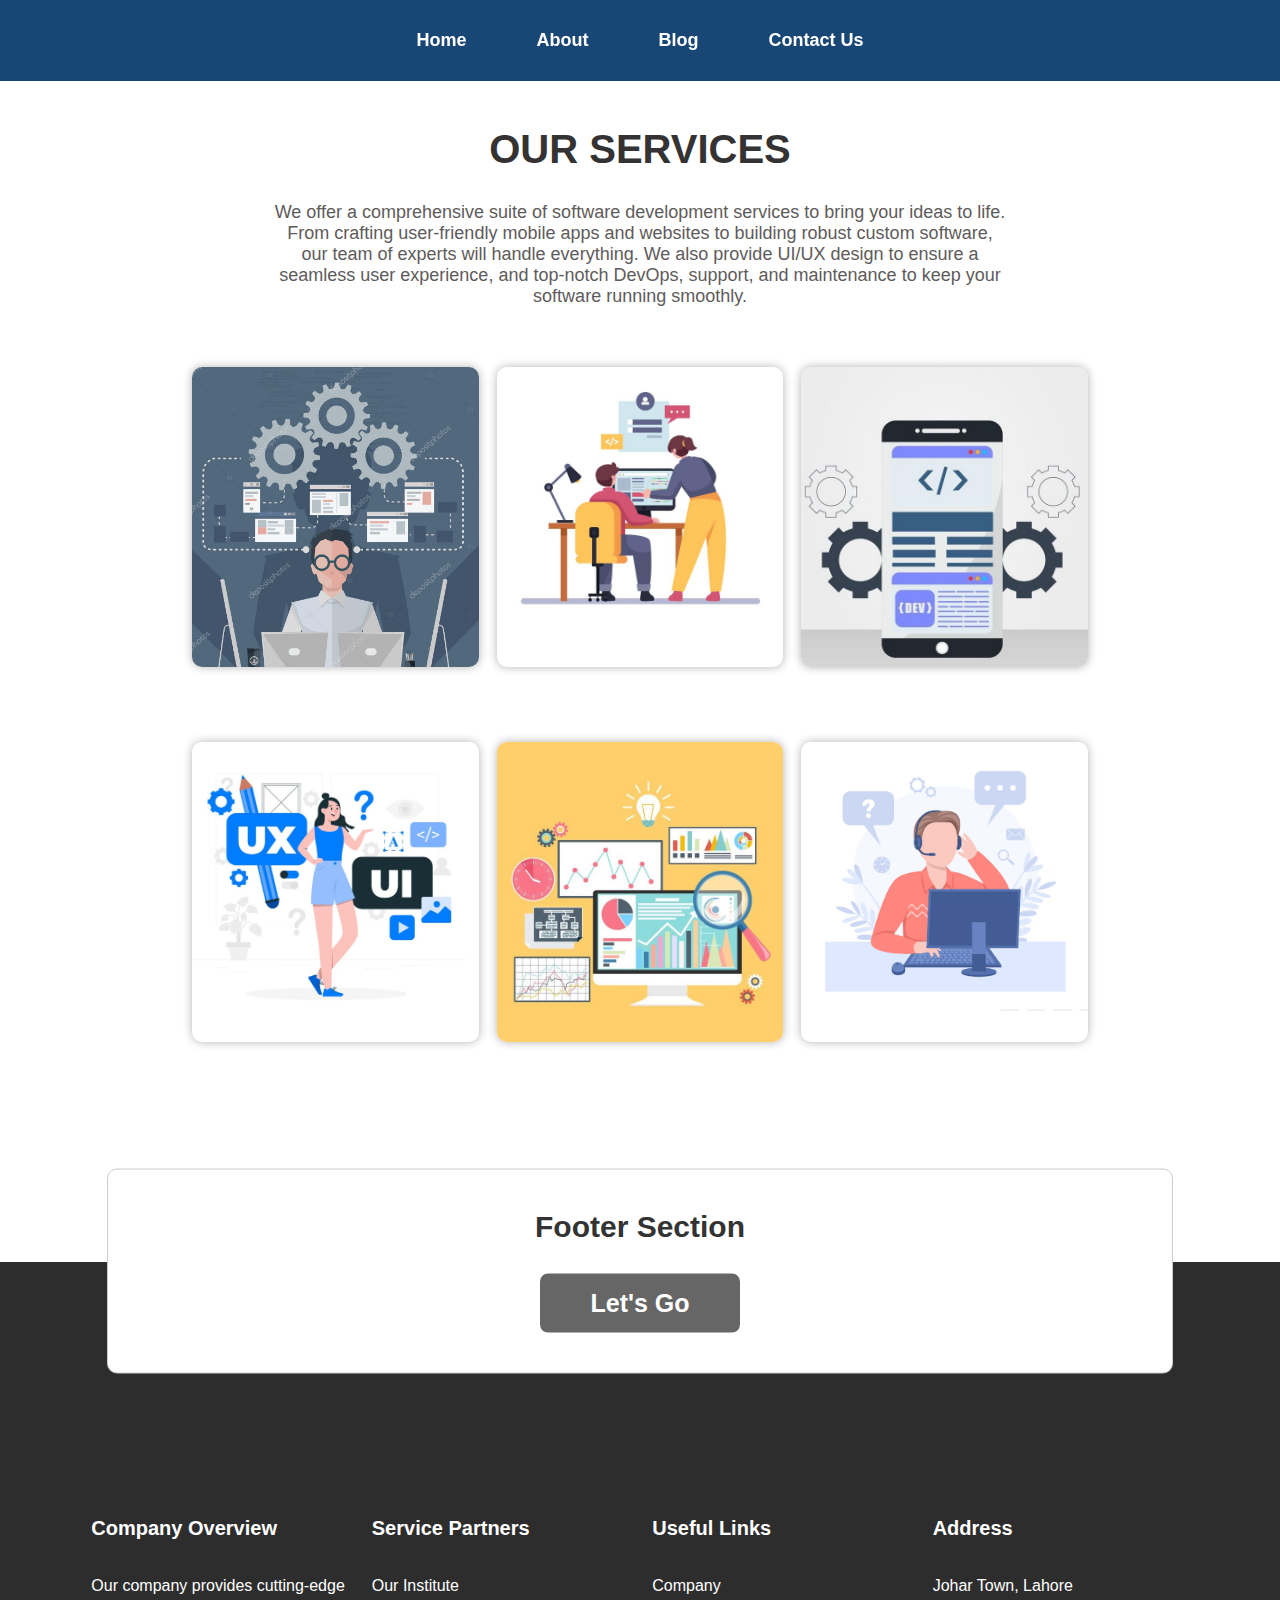
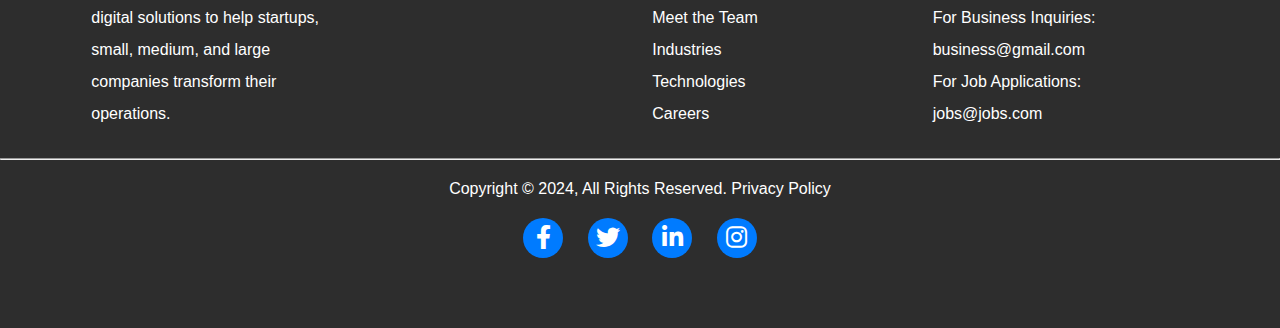
<file: WD_01/index.html>
<!DOCTYPE html>
<html lang="en">

<head>
    <meta charset="UTF-8">
    <meta name="viewport" content="width=device-width, initial-scale=1.0">
    <title>Home Page</title>
    <link rel="stylesheet" href="styles.css">

    <link rel="stylesheet" href="https://cdnjs.cloudflare.com/ajax/libs/font-awesome/6.0.0-beta3/css/all.min.css">
</head>

<body>

    <div w3-include-html="nav.html"></div>

    <!-- OUR SERVICES START HERE-->
    <section class="campus" style="margin-top: 60px;">

        <!-- OUR SERVICES TEXT STARTS -->
        <h1 style="text-align: center; margin-bottom: 30px; color: rgb(52, 50, 50); font-size: 40px; font-weight:bold;">
            OUR SERVICES</h1>
        <p
            style="text-align: center; padding-left: 80px; padding-right: 80px; font-size: 18px; color: rgb(96, 91, 91); font-size: 18px; font-weight: light; margin-bottom: 60px;">
            We offer a comprehensive suite of software development services to bring your ideas to life. From crafting
            user-friendly mobile apps and websites to building robust custom software, our team of experts will handle
            everything. We also provide UI/UX design to ensure a seamless user experience, and top-notch DevOps,
            support, and maintenance to keep your software running smoothly.</p>
        <!-- OUR SERVICES TEXT ENDS HERE -->

        <div class="row">
            <div class="servicesCol">
                <img src="assets/swdev.PNG" alt="">

                <div class="layer">
                    <p>SOFTWARE <br>DEVELOPMENT</p>
                </div>
            </div>

            <div class="servicesCol">
                <img src="assets/web2.PNG" alt="">
                <div class="layer">
                    <p>WEBSITE <br> DEVELOPMENT</p>
                </div>
            </div>

            <div class="servicesCol">
                <img src="assets/app2.jpeg" alt="">
                <div class="layer">
                    <p>MOBILE APP <br> DEVELOPMENT</p>
                </div>
            </div>
        </div>
        <!-- First row ends here -->

        <!-- Second Row STARTS -->
        <div class="row">
            <div class="servicesCol">
                <img src="assets/uiux1.PNG" alt="">
                <div class="layer">
                    <p>UI/UX <br>DESIGN</p>
                </div>
            </div>

            <div class="servicesCol">
                <img src="assets/devops.jpeg" alt="">
                <div class="layer">
                    <p>DEVOPS</p>
                </div>
            </div>

            <div class="servicesCol">
                <img src="assets/support.PNG" alt="">
                <div class="layer">
                    <p>SUPPORT<br> & <br> MAINTENANCE</p>
                </div>
            </div>
        </div>
        <!-- Second Row ENDS here-->
    </section>
    <!-- OUR SERVICES SECTION ENDS HERE -->


    <!-- INCLUDE FOOTER-->
    <div w3-include-html="footer.html"></div>


    <script src="script.js"></script>
</body>

</html>
</file>
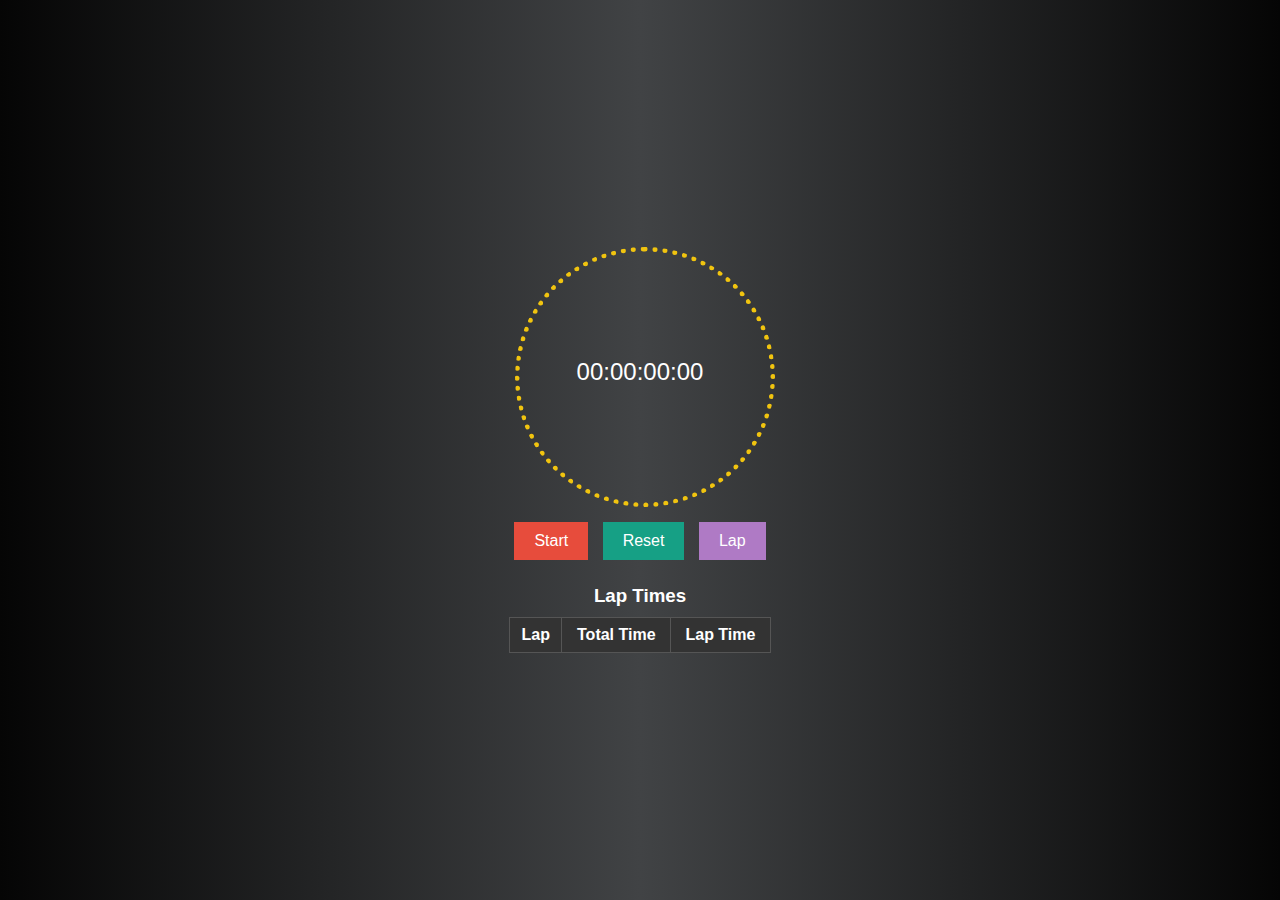
<file: WD_02/index.html>
<!DOCTYPE html>
<html lang="en">
<head>
    <meta charset="UTF-8">
    <meta name="viewport" content="width=device-width, initial-scale=1.0">
    <title>Cute Stopwatch</title>
    <link rel="stylesheet" href="styles.css">
</head>
<body>
    <div class="stopwatch">
        <div class="circle-container">
            <div class="circle"></div>
            <div class="time-display">
                <span id="hours">00</span>:<span id="minutes">00</span>:<span id="seconds">00</span>:<span id="milliseconds">00</span>
            </div>
        </div>
        <div class="controls">
            <button id="start-stop">Start</button>
            <button id="reset">Reset</button>
            <button id="lap">Lap</button>
        </div>
        <div class="laps">
            <h3>Lap Times</h3>
            <table>
                <thead>
                    <tr>
                        <th>Lap</th>
                        <th>Total Time</th>
                        <th>Lap Time</th>
                    </tr>
                </thead>
                <tbody id="laps-list"></tbody>
            </table>
        </div>
    </div>
    <script src="script.js"></script>
</body>
</html>
</file>
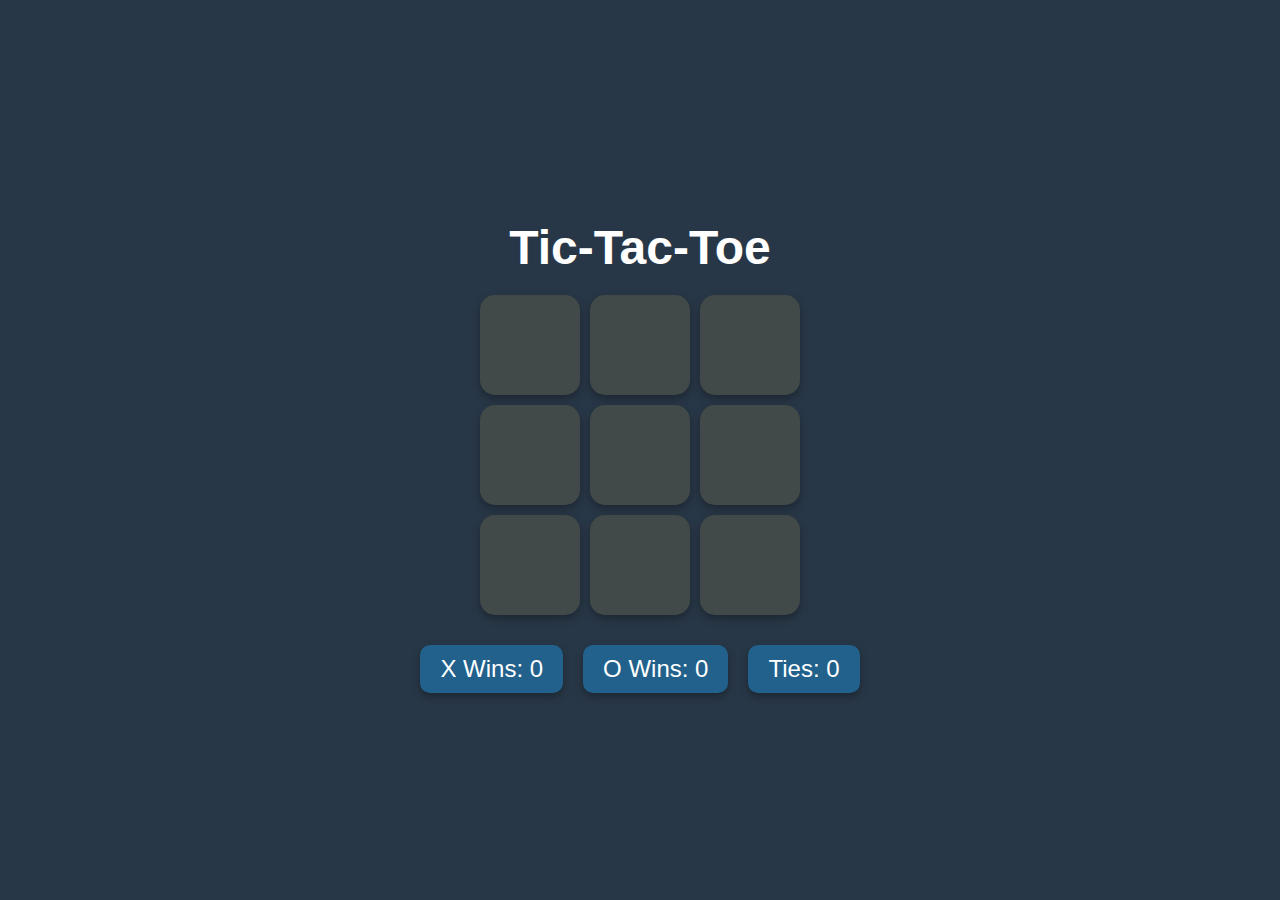
<file: WD_03/index.html>
<!DOCTYPE html>
<html lang="en">
<head>
    <meta charset="UTF-8">
    <meta name="viewport" content="width=device-width, initial-scale=1.0">
    <title>Tic-Tac-Toe</title>
    <link rel="stylesheet" href="styles.css">
</head>
<body>
    <div class="container">
        <h1>Tic-Tac-Toe</h1>
        <div id="board" class="board">
            <div class="cell" data-cell></div>
            <div class="cell" data-cell></div>
            <div class="cell" data-cell></div>
            <div class="cell" data-cell></div>
            <div class="cell" data-cell></div>
            <div class="cell" data-cell></div>
            <div class="cell" data-cell></div>
            <div class="cell" data-cell></div>
            <div class="cell" data-cell></div>
        </div>
        <div class="scoreboard">
            <div class="score">X Wins: <span id="xWins">0</span></div>
            <div class="score">O Wins: <span id="oWins">0</span></div>
            <div class="score">Ties: <span id="ties">0</span></div>
        </div>
        <div class="winning-message" id="winningMessage">
            <div id="winningMessageText"></div>
            <button id="restartButton">Restart</button>
        </div>
    </div>
    <script src="script.js"></script>
</body>
</html>
</file>
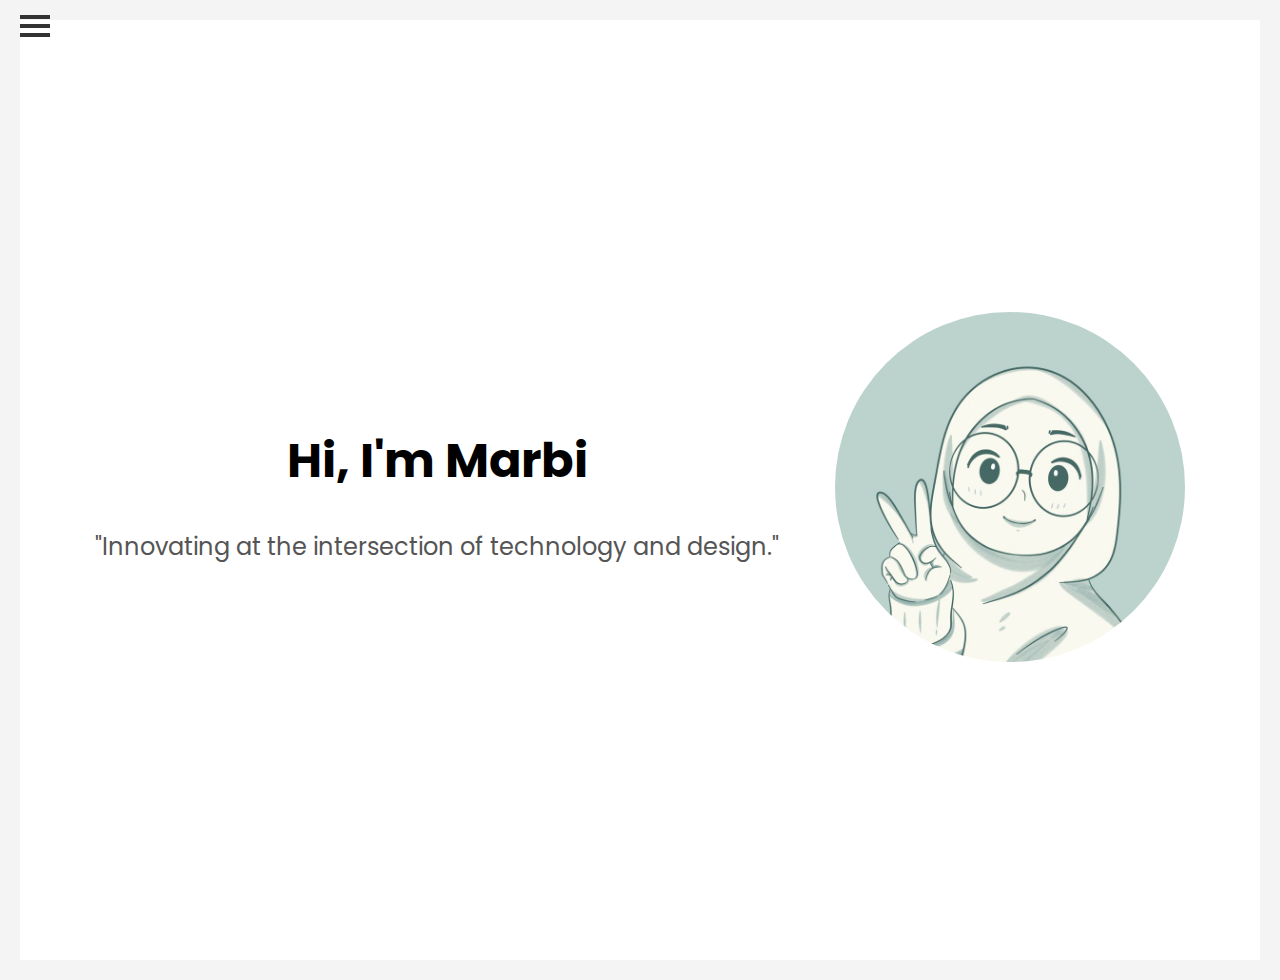
<file: WD_04/index.html>
<!DOCTYPE html>
<html lang="en">
<head>
    <meta charset="UTF-8">
    <meta name="viewport" content="width=device-width, initial-scale=1.0">
    <title>Marbia Sohail | Portfolio</title>
    <link rel="stylesheet" href="style.css">
    <link href="https://fonts.googleapis.com/css2?family=Poppins:wght@300;400;600&display=swap" rel="stylesheet">
</head>
<body>
    <div class="container">
        <header>
            <div class="menu-icon" onclick="toggleMenu()">
                <div class="line"></div>
                <div class="line"></div>
                <div class="line"></div>
            </div>
        </header>
        <nav id="side-menu" class="side-menu">
            <ul>
                <li><a href="skills.html">Skills</a></li>
                <li><a href="services.html">Services</a></li>
                <li><a href="contact.html">Contact Me</a></li>
            </ul>
        </nav>
        <section id="home">
            <div class="intro">
                <h1>Hi, I'm <span id="typing"></span></h1>
                <p>"Innovating at the intersection of technology and design."</p>
            </div>
            <div class="profile-pic">
                <img src="images/profile.jpeg" alt="Marbia Sohail">
            </div>
        </section>
    </div>
    <script src="script.js"></script>
</body>
</html>
</file>
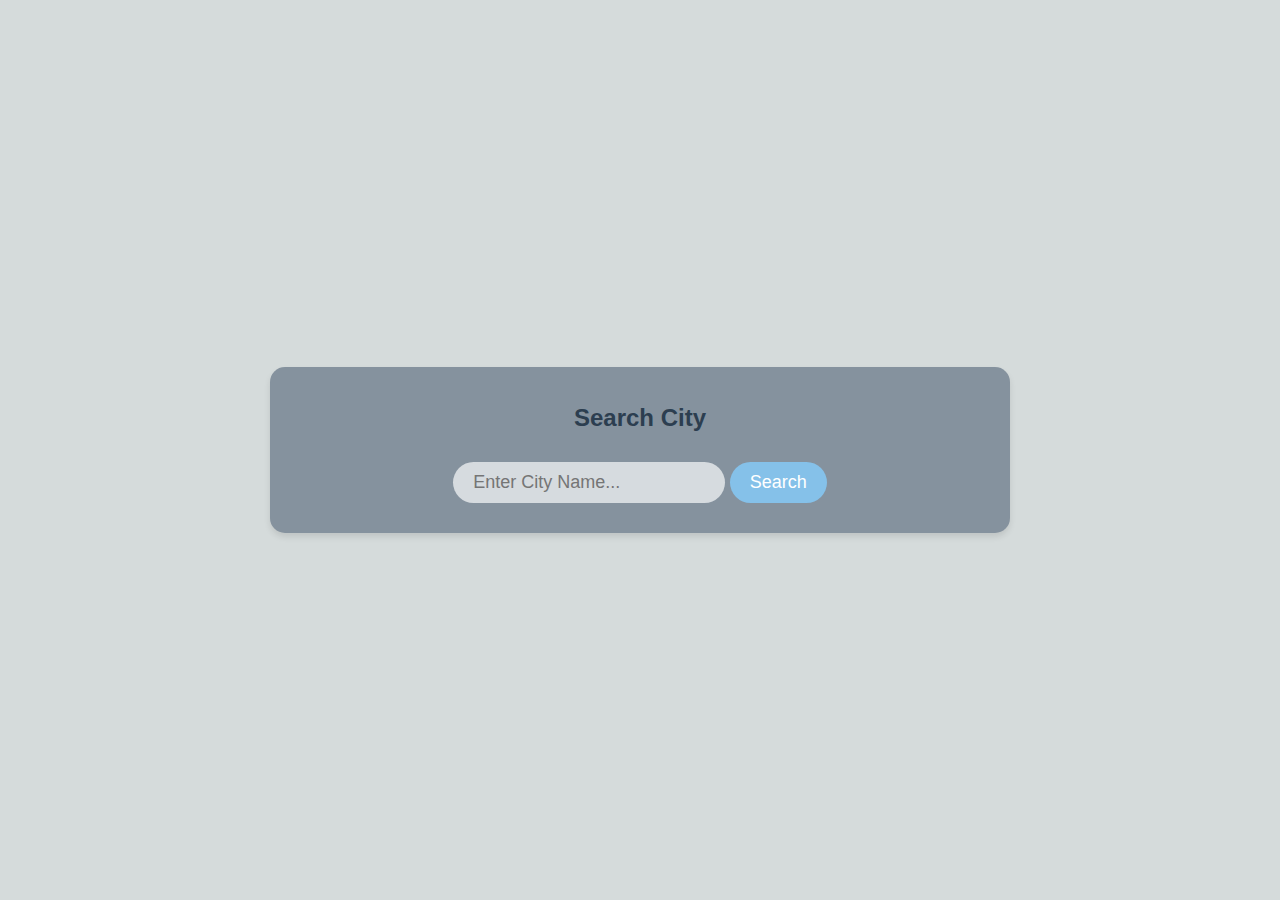
<file: WD_05/index.html>
<!DOCTYPE html>
<html lang="en">
<head>
    <meta charset="UTF-8">
    <meta name="viewport" content="width=device-width, initial-scale=1.0">
    <title>Weather App</title>
    <link rel="stylesheet" href="style.css">
</head>
<body class="light-mode">
    <div id="app">
        <h1 class="weather-title">Search City</h1>
        <input type="text" id="city-input" placeholder="Enter City Name...">
        <button id="search-btn">Search</button>
    </div>
    <script src="script.js"></script>
</body>
</html>
</file>
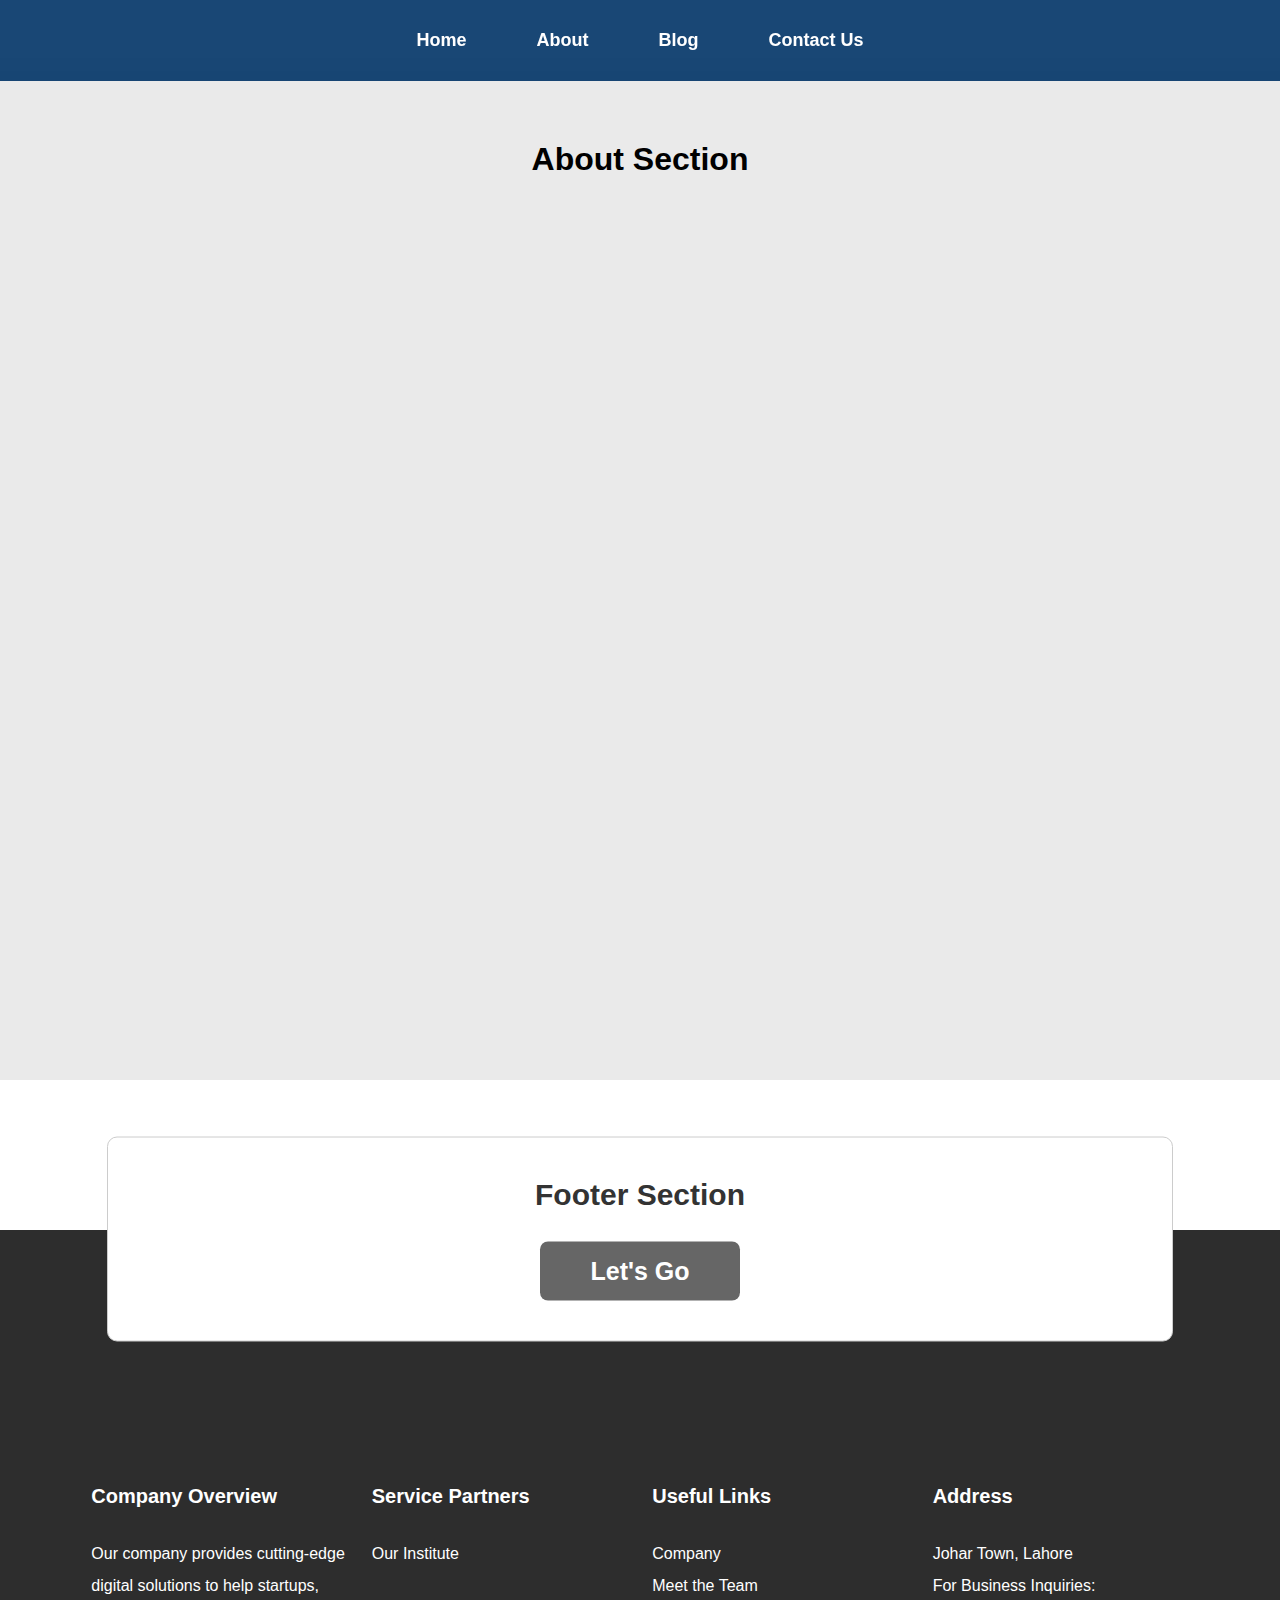
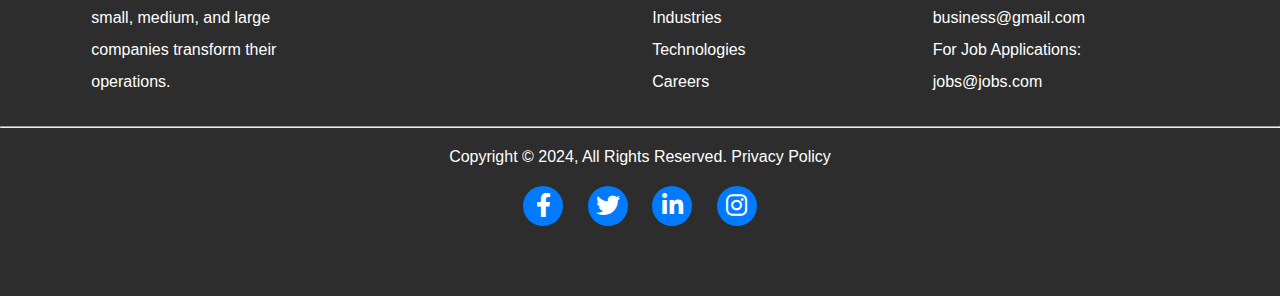
<file: WD_01/about.html>
<!DOCTYPE html>
<html lang="en">

<head>
    <meta charset="UTF-8">
    <meta name="viewport" content="width=device-width, initial-scale=1.0">
    <title>About Page</title>
    <link rel="stylesheet" href="styles.css">

    <link rel="stylesheet" href="https://cdnjs.cloudflare.com/ajax/libs/font-awesome/6.0.0-beta3/css/all.min.css">

</head>

<body>

    <div w3-include-html="nav.html"></div>

    <div id="content">
        <center>
            <section id="about">
                <h1>About Section</h1>
            </section>
        </center>
    </div>


    <div w3-include-html="footer.html"></div>

    <script src="script.js"></script>
</body>

</html>
</file>
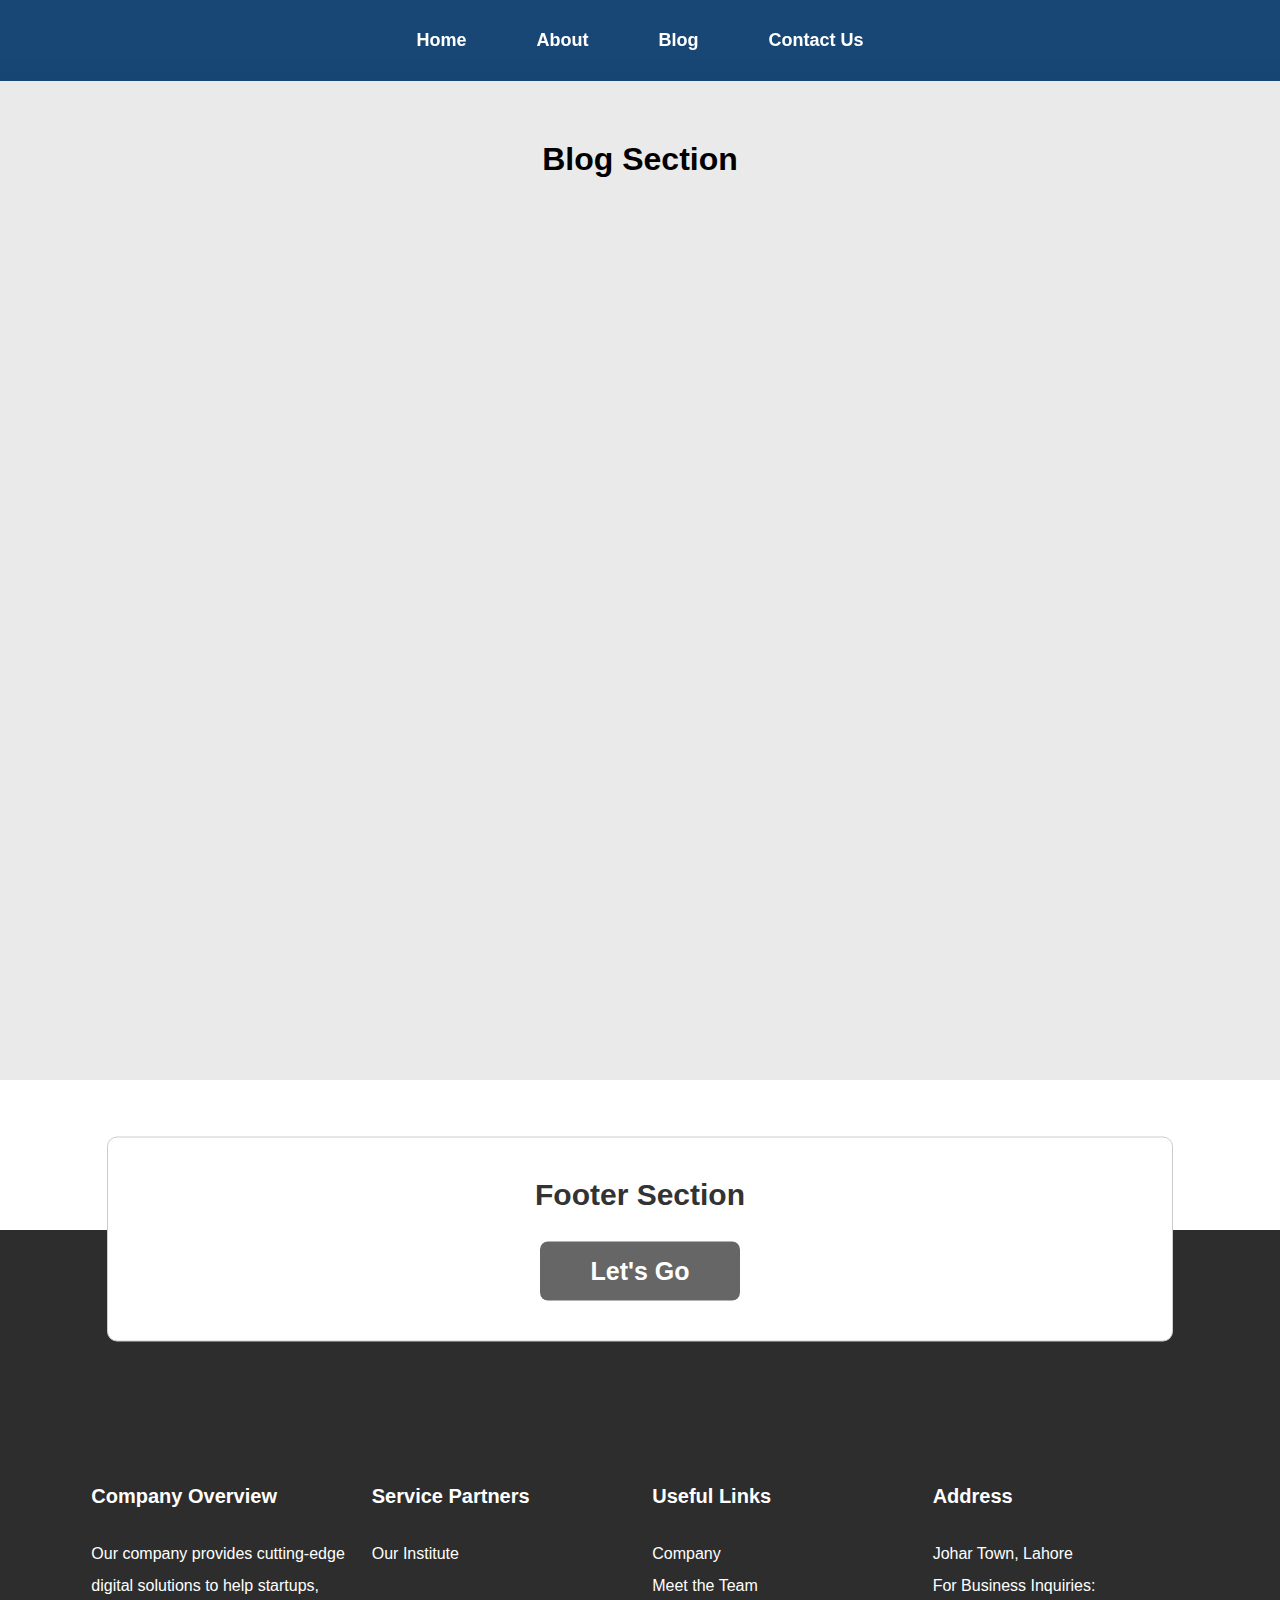
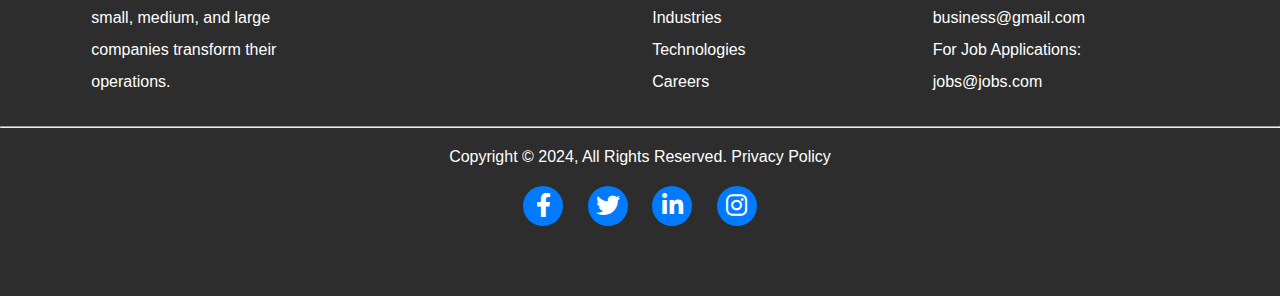
<file: WD_01/blog.html>
<!DOCTYPE html>
<html lang="en">

<head>
    <meta charset="UTF-8">
    <meta name="viewport" content="width=device-width, initial-scale=1.0">
    <title>Blog Page</title>
    <link rel="stylesheet" href="styles.css">

    <link rel="stylesheet" href="https://cdnjs.cloudflare.com/ajax/libs/font-awesome/6.0.0-beta3/css/all.min.css">

</head>

<body>

    <div w3-include-html="nav.html"></div>

    <div id="content">
        <center>
            <section id="about">
                <h1>Blog Section</h1>
            </section>
        </center>
    </div>


    <div w3-include-html="footer.html"></div>

    <script src="script.js"></script>
</body>

</html>
</file>
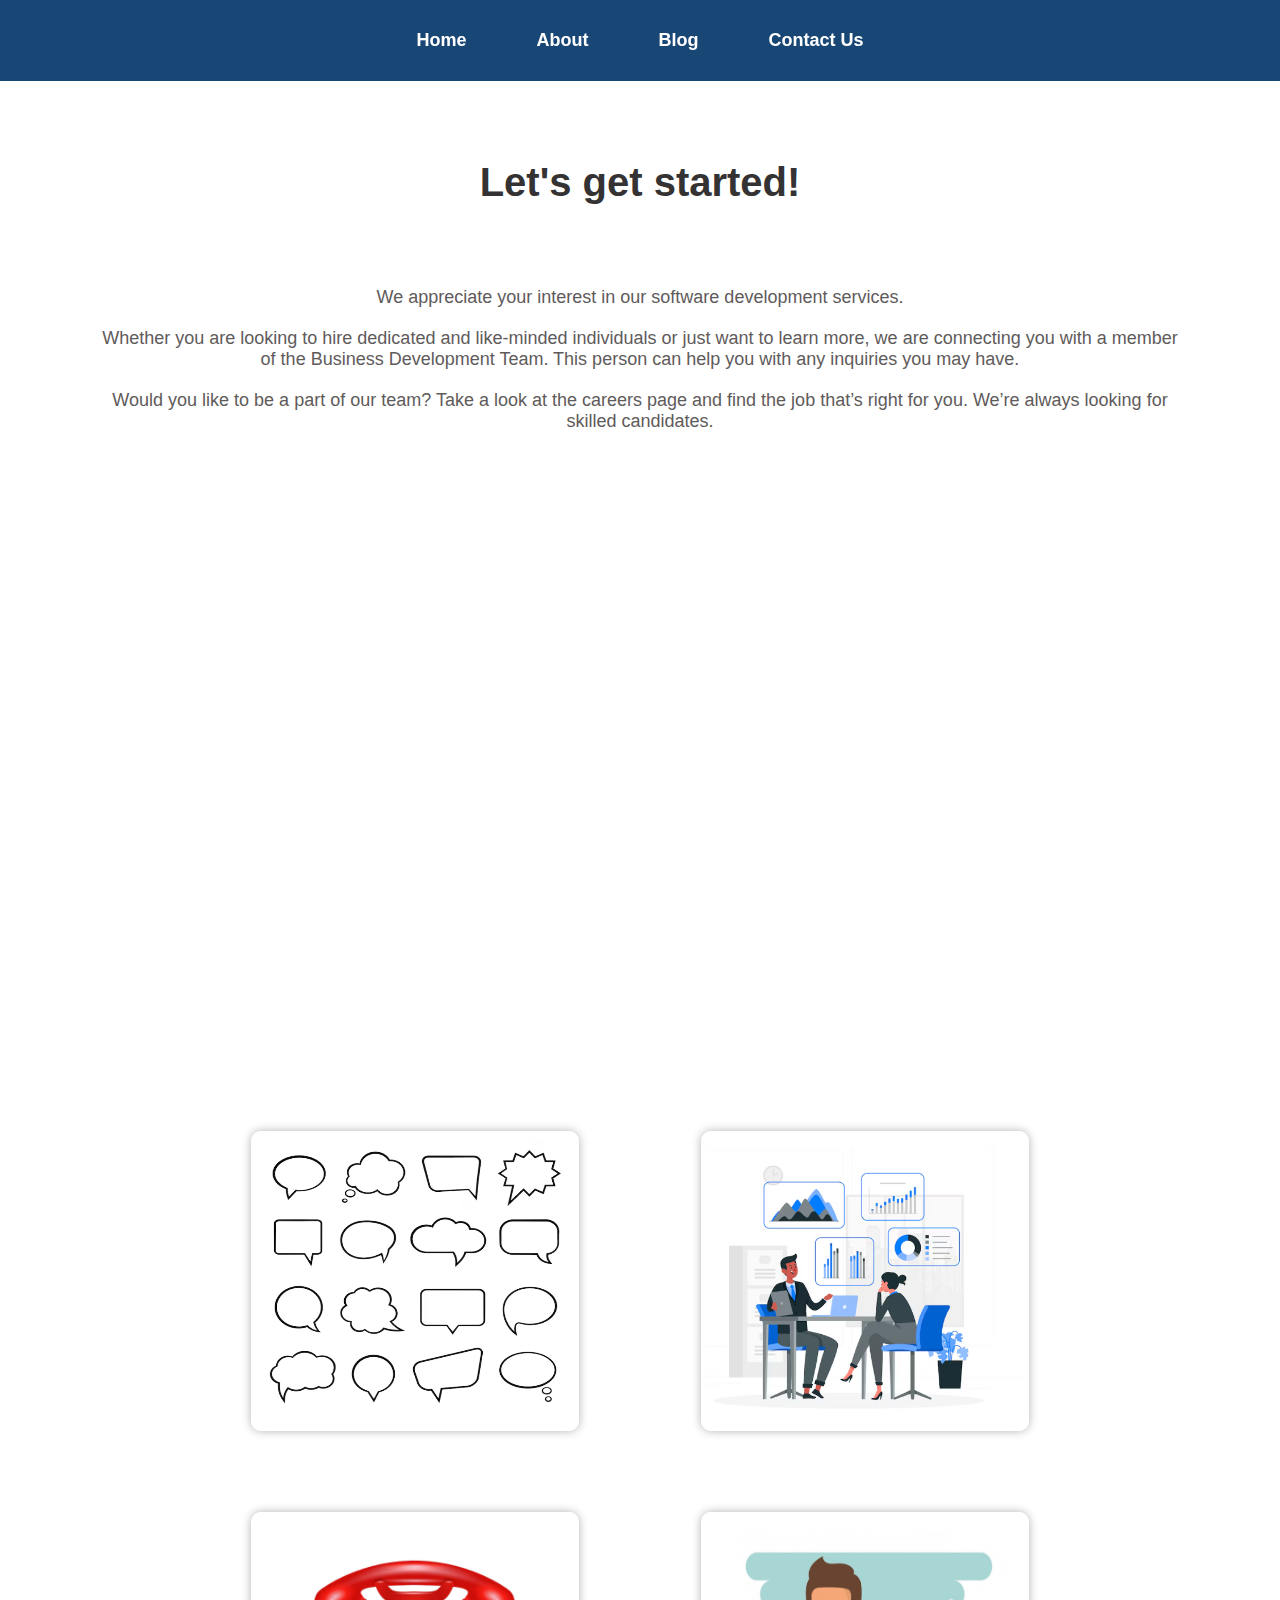
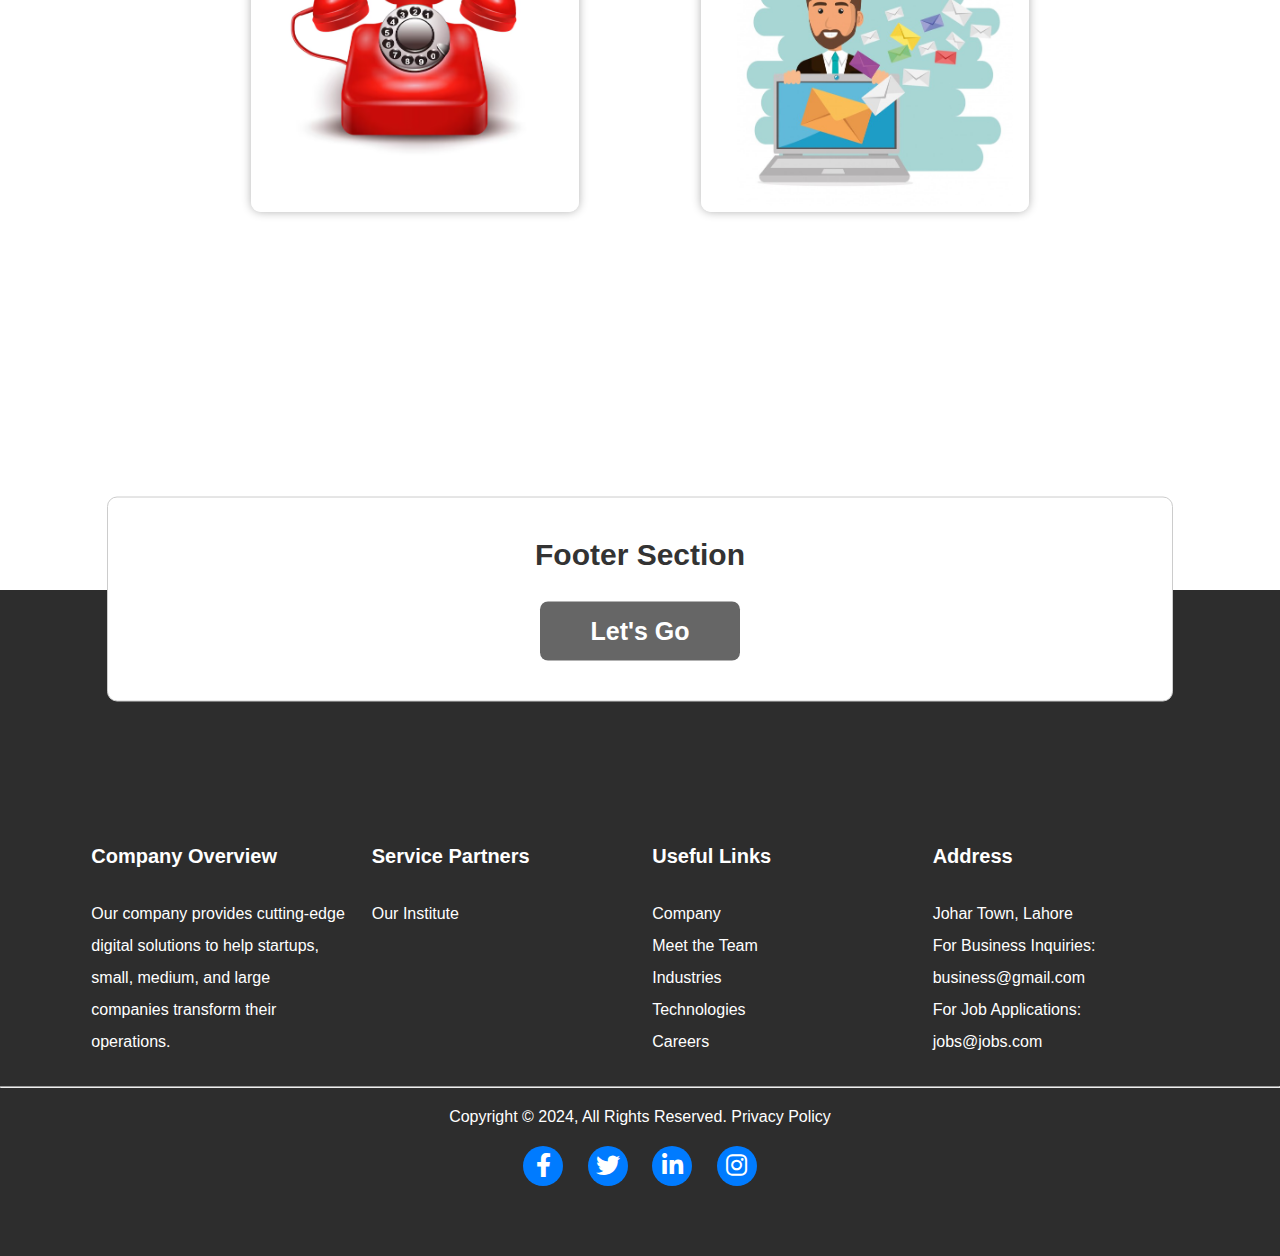
<file: WD_01/contact.html>
<!DOCTYPE html>
<html lang="en">

<head>
    <meta charset="UTF-8">
    <meta name="viewport" content="width=device-width, initial-scale=1.0">
    <title>Contact Page</title>
    <link rel="stylesheet" href="styles.css">
    <link rel="stylesheet" href="https://cdnjs.cloudflare.com/ajax/libs/font-awesome/6.0.0-beta3/css/all.min.css">
</head>

<body>

    <div w3-include-html="nav.html"></div>

    <!-- LET'S GET STARTED TEXT -->
    <section>
        <div class="why-container" style="margin-top: 100px;">
            <h1 style="text-align: center; color: rgb(52, 50, 50); font-size: 40px; font-weight:bold;">
                Let's get started!</h1>
            <div class="row">
                <div class="column">
                    <p
                        style="text-align: center; padding-left: 80px; padding-right: 80px; font-size: 18px; color: rgb(96, 91, 91); font-size: 18px; font-weight: light;">
                        We appreciate your interest in our software development services.</p>
                    <p
                        style="text-align: center; padding-left: 80px; padding-right: 80px; font-size: 18px; color: rgb(96, 91, 91); font-size: 18px; font-weight: light;">
                        Whether you are looking to hire dedicated and like-minded individuals or just want to learn
                        more, we are connecting you with a member of the Business Development Team. This
                        person can help you with any inquiries you may have.</p>
                    <p
                        style="text-align: center; padding-left: 80px; padding-right: 80px; font-size: 18px; color: rgb(96, 91, 91); font-size: 18px; font-weight: light;">
                        Would you like to be a part of our team? Take a look at the careers page
                        and find the job that’s right for you. We’re always looking for skilled candidates.</p>
                </div>
            </div>
        </div>
    </section>
    <!-- LET'S GET STARTED TEXT ENDS HERE -->


    <!-- LET'S GET STARTED STARTS IMAGES HERE -->
    <section class="contactPageCampus">
        <div class="newRow">
            <div class="newServicesCol">
                <img src="assets/message.PNG" alt="" style="width: 100%; height: 100%;">
                <div class="layer"></div>
            </div>
            <div class="newServicesCol">
                <img src="assets/consultation.PNG" alt="">
                <div class="layer"></div>
            </div>
        </div>
        <!-- First row ends here -->

        <!-- Second Row STARTS -->
        <div class="newRow">
            <div class="newServicesCol">
                <img src="assets/phone1.PNG" alt="">
                <div class="layer"></div>
            </div>
            <div class="newServicesCol">
                <img src="assets/email.PNG" alt="">
                <div class="layer"></div>
            </div>
        </div>
        <!-- Second Row ENDS here -->
    </section>
    <!-- LET'S GET STARTED IMAGES END HERE -->

    <!-- INCLUDE FOOTER -->
    <div w3-include-html="footer.html"></div>

    <!-- INCLUDE JAVASCRIPT -->
    <script src="script.js"></script>
</body>

</html>
</file>
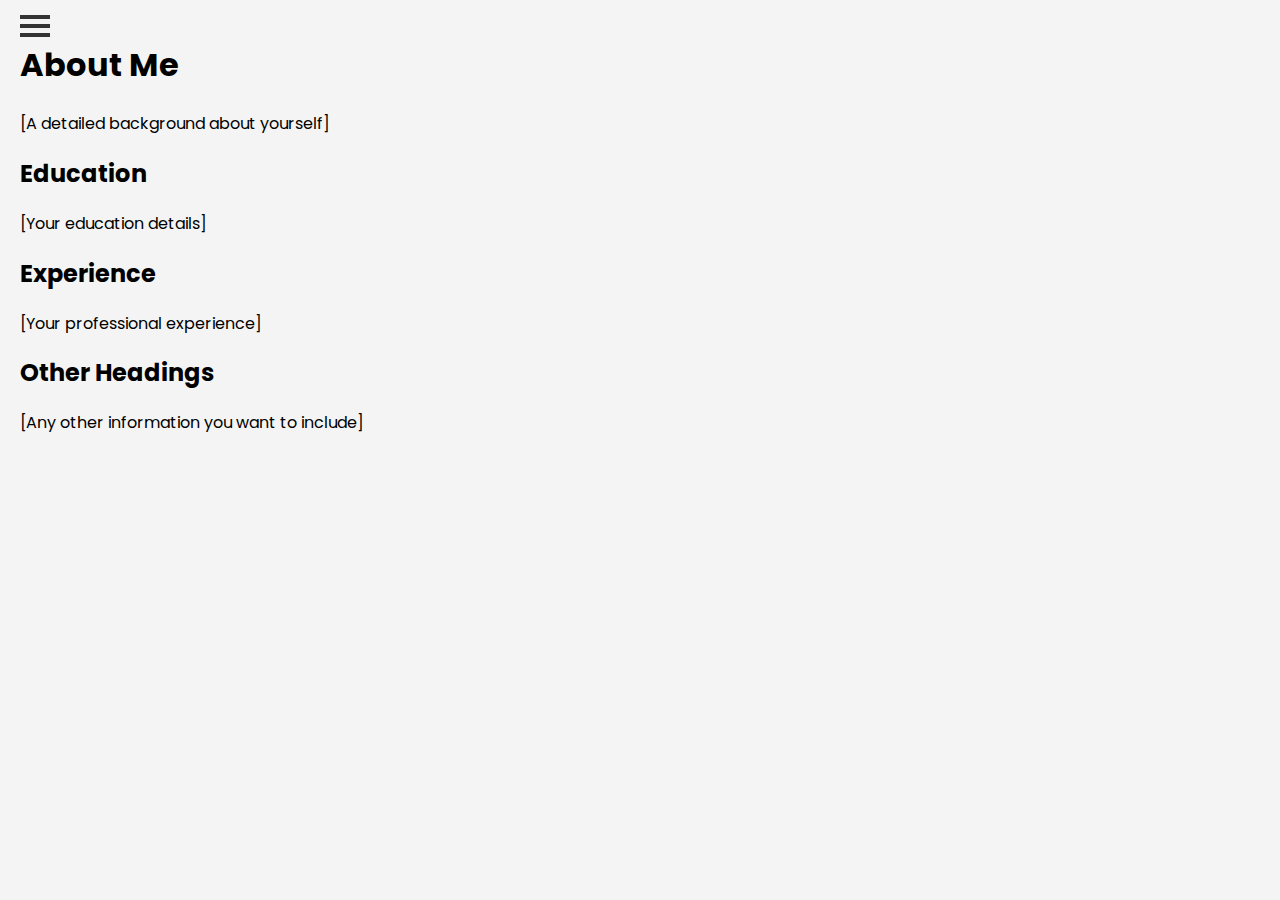
<file: WD_04/blog.html>
<!DOCTYPE html>
<html lang="en">
<head>
    <meta charset="UTF-8">
    <meta name="viewport" content="width=device-width, initial-scale=1.0">
    <title>Blog | Marbia Sohail</title>
    <link rel="stylesheet" href="style.css">
    <link href="https://fonts.googleapis.com/css2?family=Poppins:wght@300;400;600&display=swap" rel="stylesheet">
</head>
<body>
    <div class="container">
        <header>
            <div class="menu-icon" onclick="toggleMenu()">
                <div class="line"></div>
                <div class="line"></div>
                <div class="line"></div>
            </div>
        </header>
        <nav id="side-menu" class="side-menu">
            <ul>
                <li><a href="index.html">Home</a></li>
                <li><a href="skills.html">Skills</a></li>
                <li><a href="services.html">Services</a></li>
                <li><a href="contact.html">Contact Me</a></li>
            </ul>
        </nav>
        <section id="blog">
            <h1>About Me</h1>
            <p>[A detailed background about yourself]</p>
            <h2>Education</h2>
            <p>[Your education details]</p>
            <h2>Experience</h2>
            <p>[Your professional experience]</p>
            <h2>Other Headings</h2>
            <p>[Any other information you want to include]</p>
        </section>
    </div>
    <script src="script.js"></script>
</body>
</html>
</file>
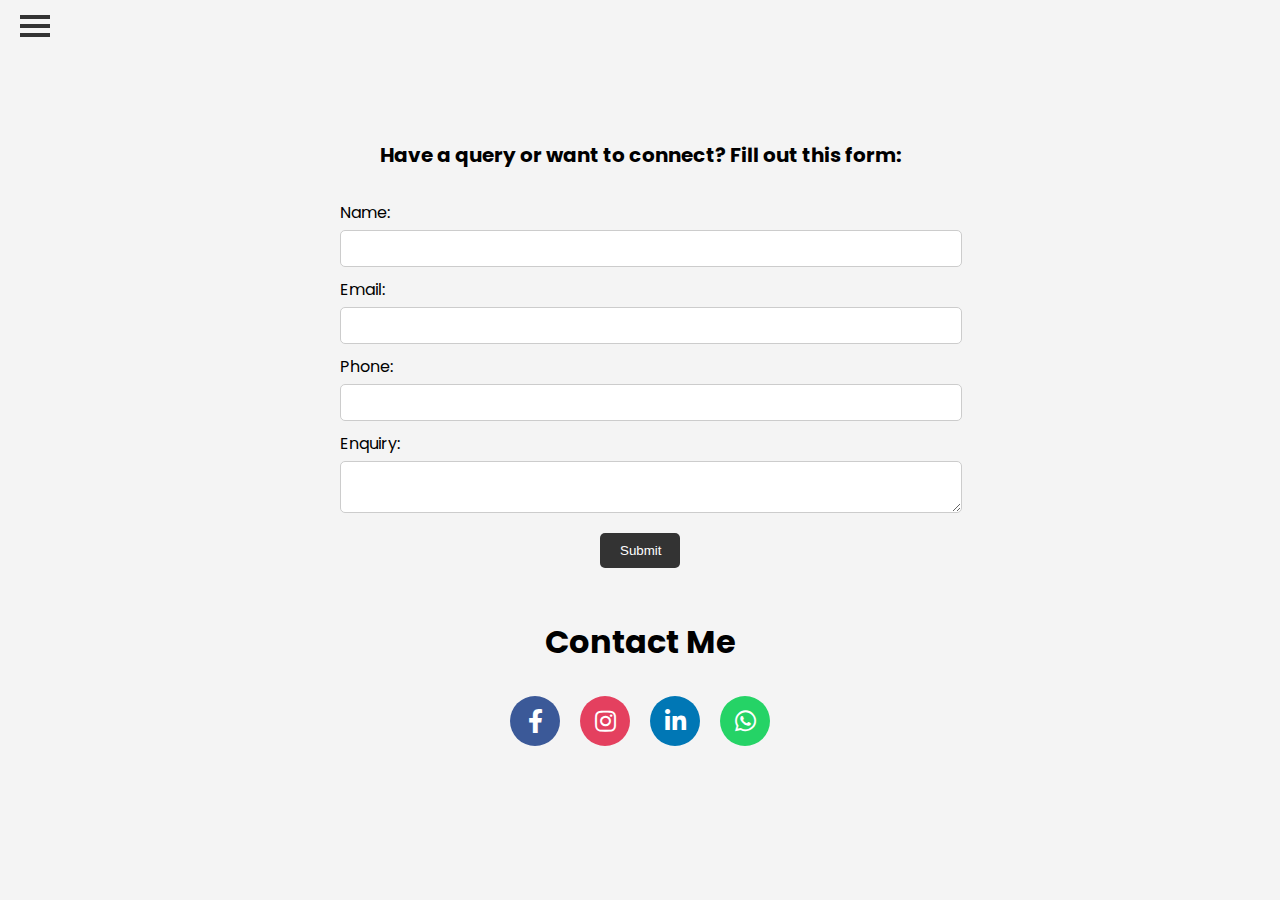
<file: WD_04/contact.html>
<!DOCTYPE html>
<html lang="en">
<head>
    <meta charset="UTF-8">
    <meta name="viewport" content="width=device-width, initial-scale=1.0">
    <title>Contact Me | Marbia Sohail</title>
    <link rel="stylesheet" href="style.css">
    <link href="https://fonts.googleapis.com/css2?family=Poppins:wght@300;400;600&display=swap" rel="stylesheet">
    <link rel="stylesheet" href="https://cdnjs.cloudflare.com/ajax/libs/font-awesome/5.15.4/css/all.min.css">
</head>
<body>
    <div class="container">
        <header>
            <div class="menu-icon" onclick="toggleMenu()">
                <div class="line"></div>
                <div class="line"></div>
                <div class="line"></div>
            </div>
        </header>
        <nav id="side-menu" class="side-menu">
            <ul>
                <li><a href="index.html">Home</a></li>
                <li><a href="skills.html">Skills</a></li>
                <li><a href="services.html">Services</a></li>
            </ul>
        </nav>
        <section id="contact">
            <div class="contact-form-container">
                <p style="font-size: 20px; font-weight: bold; margin-bottom: 20px; text-align: center;">Have a query or want to connect? Fill out this form:</p>
                <form id="contact-form">
                    <label for="name">Name:</label>
                    <input type="text" id="name" name="name" required>
                    
                    <label for="email">Email:</label>
                    <input type="email" id="email" name="email" required>
                    
                    <label for="phone">Phone:</label>
                    <input type="tel" id="phone" name="phone" required>
                    
                    <label for="message">Enquiry:</label>
                    <textarea id="message" name="message" required></textarea>
                    
                    <div class="button-container">
                        <button type="submit">Submit</button>
                    </div>
                </form>
            </div>
            <h1>Contact Me</h1>
            <div class="social-links">
                <a href="#" class="social-link facebook"><i class="fab fa-facebook-f"></i></a>
                <a href="#" class="social-link instagram"><i class="fab fa-instagram"></i></a>
                <a href="#" class="social-link linkedin"><i class="fab fa-linkedin-in"></i></a>
                <a href="#" class="social-link whatsapp"><i class="fab fa-whatsapp"></i></a>
            </div>
        </section>
    </div>
    <script src="script.js"></script>
</body>
</html>
</file>
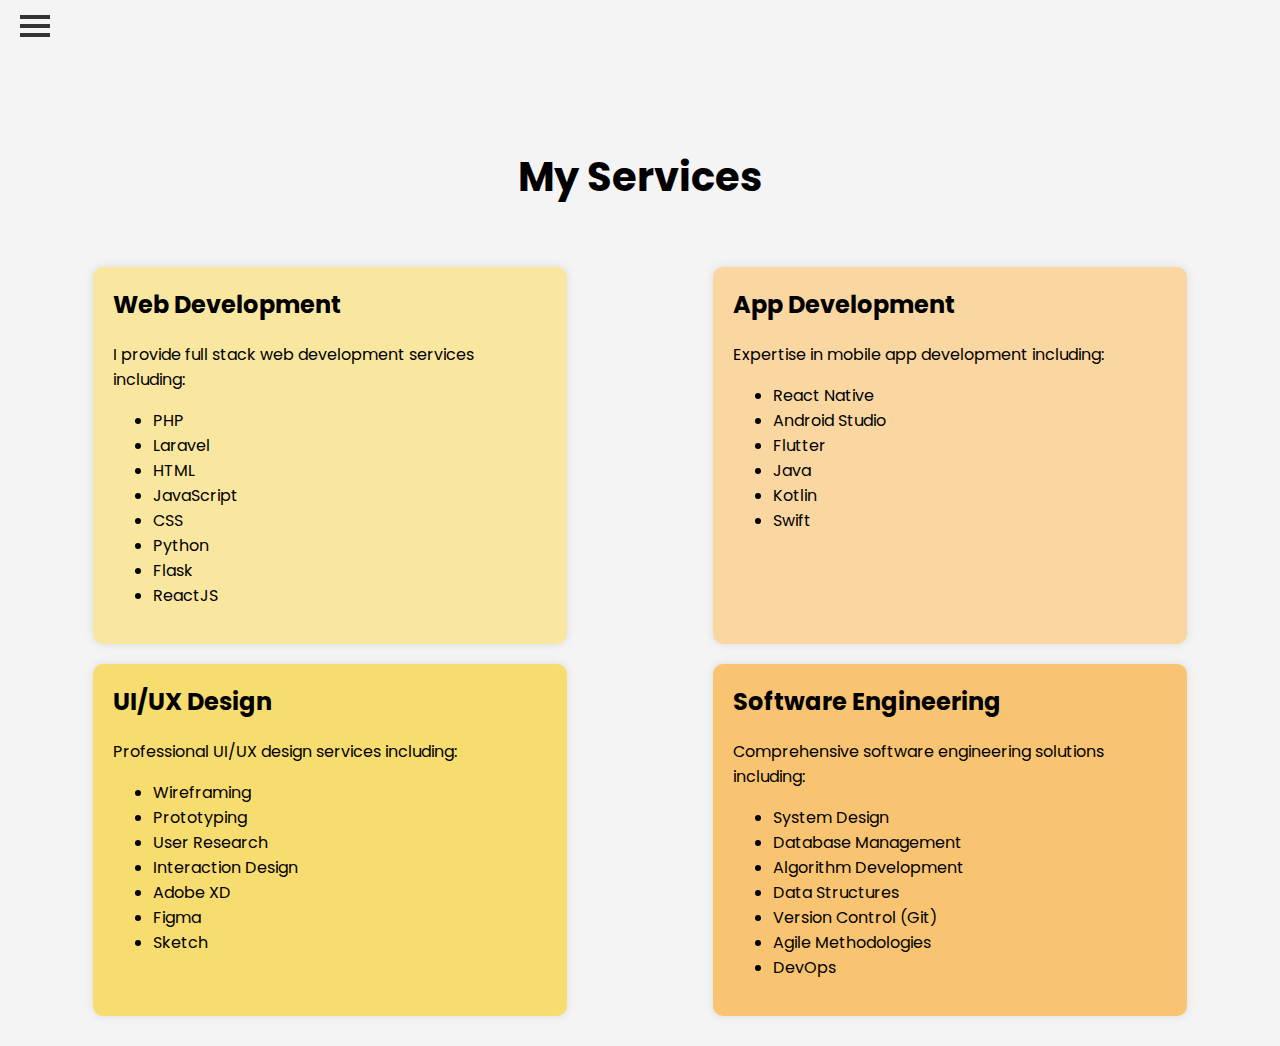
<file: WD_04/services.html>
<!DOCTYPE html>
<html lang="en">

<head>
    <meta charset="UTF-8">
    <meta name="viewport" content="width=device-width, initial-scale=1.0">
    <title>Services | Marbia Sohail</title>
    <link rel="stylesheet" href="style.css">
    <link href="https://fonts.googleapis.com/css2?family=Poppins:wght@300;400;600&display=swap" rel="stylesheet">
</head>

<body>
    <div class="container">
        <header>
            <div class="menu-icon" onclick="toggleMenu()">
                <div class="line"></div>
                <div class="line"></div>
                <div class="line"></div>
            </div>
        </header>
        <nav id="side-menu" class="side-menu">
            <ul>
                <li><a href="index.html">Home</a></li>
                <li><a href="skills.html">Skills</a></li>
                <li><a href="contact.html">Contact Me</a></li>
            </ul>
        </nav>
        <section id="services">
            <h1>My Services</h1>
            <div class="service-list">
                <div class="service-item" style="background-color: #F9E79F;">
                    <h2>Web Development</h2>
            <p>I provide full stack web development services including:</p>
            <ul>
                <li>PHP</li>
                <li>Laravel</li>
                <li>HTML</li>
                <li>JavaScript</li>
                <li>CSS</li>
                <li>Python</li>
                <li>Flask</li>
                <li>ReactJS</li>
            </ul>
                </div>
                <div class="service-item" style="background-color: #FAD7A0;">
                    <h2>App Development</h2>
            <p>Expertise in mobile app development including:</p>
            <ul>
                <li>React Native</li>
                <li>Android Studio</li>
                <li>Flutter</li>
                <li>Java</li>
                <li>Kotlin</li>
                <li>Swift</li>
            </ul>
                </div>
                <div class="service-item" style="background-color: #F7DC6F;">
                    <h2>UI/UX Design</h2>
                    <p>Professional UI/UX design services including:</p>
                    <ul>
                        <li>Wireframing</li>
                        <li>Prototyping</li>
                        <li>User Research</li>
                        <li>Interaction Design</li>
                        <li>Adobe XD</li>
                        <li>Figma</li>
                        <li>Sketch</li>
                    </ul>
                </div>
                <div class="service-item" style="background-color: #F8C471 ;">
                    <h2>Software Engineering</h2>
            <p>Comprehensive software engineering solutions including:</p>
            <ul>
                <li>System Design</li>
                <li>Database Management</li>
                <li>Algorithm Development</li>
                <li>Data Structures</li>
                <li>Version Control (Git)</li>
                <li>Agile Methodologies</li>
                <li>DevOps</li>
            </ul>
                </div>
            </div>
        </section>
    </div>
    <script src="script.js"></script>

</body>

</html>
</file>
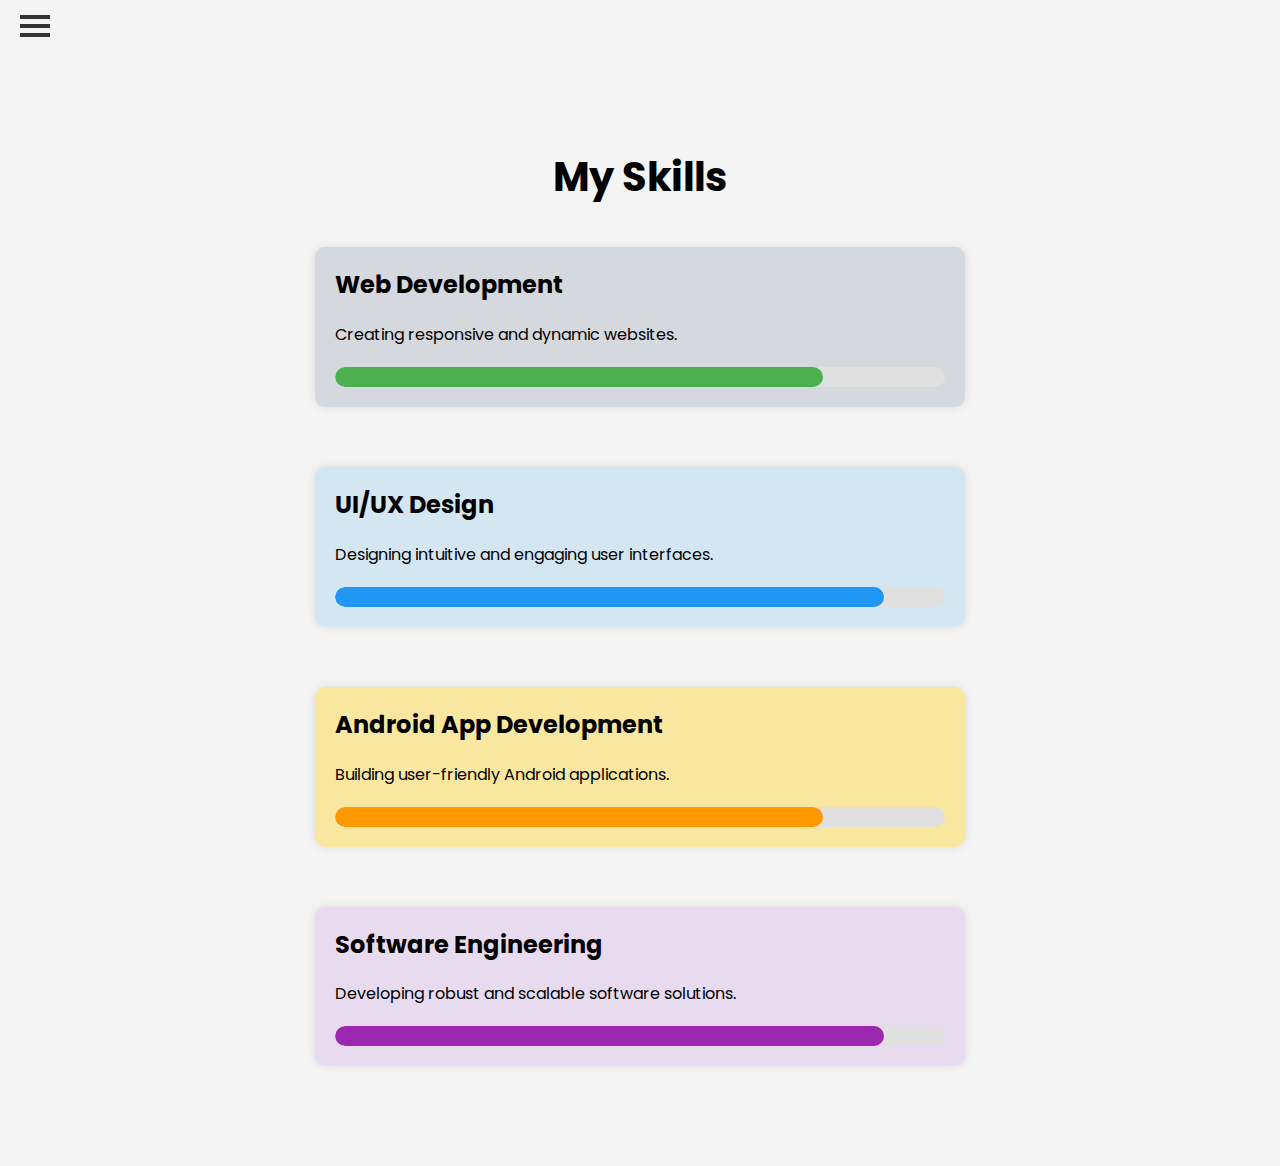
<file: WD_04/skills.html>
<!DOCTYPE html>
<html lang="en">
<head>
    <meta charset="UTF-8">
    <meta name="viewport" content="width=device-width, initial-scale=1.0">
    <title>Skills | Marbia Sohail</title>
    <link rel="stylesheet" href="style.css">
    <link href="https://fonts.googleapis.com/css2?family=Poppins:wght@300;400;600&display=swap" rel="stylesheet">
</head>
<body>
    <div class="container">
        <header>
            <div class="menu-icon" onclick="toggleMenu()">
                <div class="line"></div>
                <div class="line"></div>
                <div class="line"></div>
            </div>
        </header>
        <nav id="side-menu" class="side-menu">
            <ul>
                <li><a href="index.html">Home</a></li>
                <li><a href="services.html">Services</a></li>
                <li><a href="contact.html">Contact Me</a></li>
            </ul>
        </nav>
        <section id="skills">
            <h1>My Skills</h1>
            <div class="skills-grid">
                <div class="skill-box" style="background-color: #D5D8DC ;">
                    <h2>Web Development</h2>
                    <p>Creating responsive and dynamic websites.</p>
                    <div class="skill-bar">
                        <div class="skill-level web-development"></div>
                    </div>
                </div>
                
                <div class="skill-box" style="background-color: #D4E6F1  ;">
                    <h2>UI/UX Design</h2>
                    <p>Designing intuitive and engaging user interfaces.</p>
                    <div class="skill-bar">
                        <div class="skill-level ui-ux-design"></div>
                    </div>
                </div>
                <div class="skill-box" style="background-color: #F9E79F ;">
                    <h2>Android App Development</h2>
                    <p>Building user-friendly Android applications.</p>
                    <div class="skill-bar">
                        <div class="skill-level android-app-development"></div>
                    </div>
                </div>
                <div class="skill-box" style="background-color: #E8DAEF;">
                    <h2>Software Engineering</h2>
                    <p>Developing robust and scalable software solutions.</p>
                    <div class="skill-bar">
                        <div class="skill-level software-engineering"></div>
                    </div>
                </div>
            </div>
        </section>
    </div>
    <script src="script.js"></script>
</body>
</html>
</file>
<file: WD_01/styles.css>
body,
html {
    margin: 0;
    padding: 0;
    box-sizing: border-box;
    font-family: Arial, sans-serif;
}

#navbar {
    position: fixed;
    top: 0;
    width: 100%;
    background-color: rgba(0, 51, 102, 0.9);
    color: white;
    padding: 20px 0;
    transition: background-color 0.3s ease, padding 0.3s ease;
    z-index: 1000;
    backdrop-filter: blur(10px);
    /*to add the blurry effect */
}

#navbar ul {
    list-style-type: none;
    margin: 0;
    padding: 0;
    display: flex;
    justify-content: center;
    align-items: center;
}

#navbar ul li {
    margin: 0 15px;
}

#navbar ul li a {
    color: inherit;
    text-decoration: none;
    padding: 10px 20px;
    display: inline-block;
    transition: background-color 0.3s ease, transform 0.3s ease;
    font-size: 18px;
    font-weight: bold;
}

#navbar ul li a:hover {
    background-color: rgb(133, 146, 158);
    color: #001f3f;
    /* Dark blue for text */
    transform: scale(1.1);
    /* Zoom effect */
}

#content {
    padding-top: 60px;
}

.scrolled #navbar {
    background-color: rgba(255, 255, 255, 0.9);
    color: black;
    padding: 15px 0;
}

section {
    padding: 60px 20px;
    min-height: 100vh;
}

#home {
    background-color: #f4f4f4;
}

#about {
    background-color: #eaeaea;
}

#services {
    background-color: #dedede;
}

#contact {
    background-color: #cccccc;
}

.row {
    margin-top: 5%;
    display: flex;
    justify-content: space-between;
}

.firstCol {
    flex-basis: 31%;
    border-radius: 10px;
    margin-bottom: 5%;
    background: gainsboro;
}

/*  CAMPUS  */

.campus {
    width: 70%;
    margin: auto;
    text-align: center;
    padding: 40px;
}

.servicesCol {
    height: 300px;
    flex-basis: 32%;
    border-radius: 10px;
    margin-bottom: 30px;
    position: relative;
    overflow: hidden;
    box-shadow: 0 0 10px rgba(0, 0, 0, 0.3);
}

.servicesCol img {
    width: 100%;
    display: block;
}

.newServicesCol {
    flex-basis: 32%;
    border-radius: 10px;
    margin-bottom: 30px;
    position: relative;
    overflow: hidden;
    box-shadow: 0 0 10px rgba(0, 0, 0, 0.3);
}

.newServicesCol img {
    width: 100%;
    display: block;

}

.newRow {
    margin-top: 5%;
    display: flex;
    justify-content: space-evenly;
}

.contactPageCampus {
    width: 80%;
    margin: auto;
    text-align: center;

}

.layer {
    background: transparent;
    height: 100%;
    width: 100%;
    position: absolute;
    top: 0;
    left: 0;
    transition: 0.5s;
}

.layer:hover {
    background: rgb(67, 67, 67, 0.7);
}

.layer p {
    width: 80%;
    font-weight: normal;
    color: white;
    bottom: 0;
    left: 50%;
    transform: translateX(-50%);
    position: absolute;
    text-align: center;
    opacity: 0;
    transition: 0.5s;
}

.layer:hover p {
    bottom: 35%;
    opacity: 1;
}


.footer {
    margin-top: 150px;
    background-color: #2d2d2d;
    color: white;
    padding: 50px 0;
    text-align: center;
}

.footer-heading {
    font-size: 20px;
    font-weight: bold;
    margin-bottom: 30px;
    text-align: left;
}

.footer-details {
    margin-bottom: 20px;
    text-align: left;
    line-height: 2;
}

.footer-section {
    width: 20%;
    display: inline-block;
    vertical-align: top;
    padding: 0 10px;
}

.footer-social {
    margin-bottom: 20px;
}

.footer-social a {
    display: inline-block;
    width: 40px;
    height: 40px;
    background-color: #007bff;
    color: #fff;
    font-size: 24px;
    text-align: center;
    line-height: 40px;
    border-radius: 50%;
    margin: 0 10px;
    text-decoration: none;
    transition: background-color 0.3s ease;
}

.footer-social a:hover {
    background-color: #0056b3;
}

.footer p {
    margin: 0;
}

.footer p a {
    color: #fff;
    text-decoration: none;
    transition: color 0.3s ease;
}

.footer p a:hover {
    color: #ccc;
}

.extra-element {
    position: relative;
    top: 50%;
    left: 50%;
    transform: translate(-50%, -70%);
    background-color: white;
    border: 1px solid #ccc;
    border-radius: 10px;
    padding: 20px;
    text-align: center;
    width: 80%;
}

.extra-element h4 {
    color: #333;
    margin-top: 20px;
    margin-bottom: 10px;
    font-size: 30px;
}

.extra-element button {
    background-color: #666;
    color: white;
    border: none;
    padding: 15px 50px;
    font-weight: bold;
    font-size: 25px;
    cursor: pointer;
    transition: background-color 0.3s ease;
    border-radius: 8px;
    margin-top: 20px;
    margin-bottom: 20px;

}

.extra-element button:hover {
    background-color: #999;
}


.why-container {
    text-align: center;
    margin-bottom: 40px;
}

.column {
    display: inline-block;
    vertical-align: top;
}

.column img {
    height: 355px;
    width: 460px;
    margin-left: 60px;
}

.column p {
    text-align: left;
    padding-left: 80px;
    padding-right: 80px;
    font-size: 18px;
    margin-top: 20px;
}

.contactPageCampus {
    width: 80%;
    margin: auto;
    text-align: center;

}

.newServicesCol {
    height: 300px;
    flex-basis: 32%;
    border-radius: 10px;
    margin-bottom: 30px;
    position: relative;
    overflow: hidden;
    box-shadow: 0 0 10px rgba(0, 0, 0, 0.3);
}

.newServicesCol img {
    width: 100%;
    display: block;

}

.newRow {
    margin-top: 5%;
    display: flex;
    justify-content: space-evenly;
}
</file>
<file: WD_02/styles.css>
body {
    display: flex;
    justify-content: center;
    align-items: center;
    height: 100vh;
    margin: 0;
    background: linear-gradient(to right, #050505, #414345, #050505);
    font-family: 'Arial', sans-serif;
    color: #fff;
}

.stopwatch {
    text-align: center;
}

.circle-container {
    position: relative;
    width: 250px;
    height: 250px;
    margin: 0 auto 20px;
}

.circle {
    width: 250px;
    height: 250px;
    border: 5px dotted #F1C40F;
    border-radius: 50%;
    position: absolute;
    top: 0;
    left: 0;
    animation: rotate 12s linear infinite;
    animation-play-state: paused;
}

@keyframes rotate {
    0% {
        transform: rotate(0deg);
    }
    100% {
        transform: rotate(360deg);
    }
}

.time-display {
    font-size: 1.5em;
    position: absolute;
    top: 50%;
    left: 50%;
    transform: translate(-50%, -50%);
}

.controls {
    margin-top: 20px;
}

.controls button {
    padding: 10px 20px;
    margin: 5px;
    border: none;
    cursor: pointer;
    font-size: 1em;
    background: #333;
    color: white;
}

#start-stop {
    background: #E74C3C;
}

#reset {
    background: #16A085;
}

#lap {
    background: #AF7AC5;
}

.laps {
    margin-top: 20px;
}

.laps h3 {
    margin-bottom: 10px;
}

.laps table {
    width: 100%;
    border-collapse: collapse;
}

.laps th, .laps td {
    border: 1px solid #555;
    padding: 8px;
    text-align: center;
}

.laps th {
    background: #333;
}

.laps tr:nth-child(even) {
    background: #444;
}

.laps tr:nth-child(odd) {
    background: #555;
}
</file>
<file: WD_03/styles.css>
body {
    display: flex;
    justify-content: center;
    align-items: center;
    height: 100vh;
    background-color: #283747;
    color: #fff;
    font-family: Arial, sans-serif;
    margin: 0;
}

.container {
    text-align: center;
}

h1 {
    font-size: 3rem;
    margin-bottom: 20px;
    color: #fff;
}

.board {
    display: grid;
    grid-template-columns: repeat(3, 100px);
    gap: 10px;
    margin-bottom: 30px;
    justify-content: center;
}

.cell {
    width: 100px;
    height: 100px;
    background-color: #424949;
    border-radius: 15px;
    box-shadow: 0 4px 8px rgba(0, 0, 0, 0.3);
    display: flex;
    justify-content: center;
    align-items: center;
    font-size: 3rem;
    cursor: pointer;
    transition: background-color 0.3s, transform 0.2s;
}

.cell:hover {
    background-color: #616A6B;
    transform: scale(1.05);
}

.cell.x::before {
    content: "X";
    color: #0ff;
    text-shadow: 0 0 10px #0ff, 0 0 20px #0ff;
}

.cell.o::before {
    content: "O";
    color: #f00;
    text-shadow: 0 0 10px #f00, 0 0 20px #f00;
}

.scoreboard {
    display: flex;
    justify-content: center;
    gap: 20px;
    margin-bottom: 20px;
}

.score {
    font-size: 1.5rem;
    background-color: #21618C;
    padding: 10px 20px;
    border-radius: 10px;
    box-shadow: 0 4px 8px rgba(0, 0, 0, 0.3);
}

.winning-message {
    display: none;
    flex-direction: column;
    justify-content: center;
    align-items: center;
    position: absolute;
    top: 0;
    left: 0;
    right: 0;
    bottom: 0;
    background-color: rgba(0, 0, 0, 0.8);
}

.winning-message.show {
    display: flex;
}

#winningMessageText {
    font-size: 2rem;
    margin-bottom: 20px;
    color: #fff;
}

#restartButton {
    font-size: 1.5rem;
    padding: 10px 20px;
    background-color: #fff;
    border: none;
    color: #000;
    cursor: pointer;
    border-radius: 5px;
    transition: background-color 0.3s;
}

#restartButton:hover {
    background-color: #ddd;
}
</file>
<file: WD_04/style.css>
body {
    font-family: 'Poppins', sans-serif;
    margin: 0;
    padding: 0;
    background-color: #f4f4f4;
    overflow-x: hidden;
}

.container {
    padding: 20px;
}

header {
    position: fixed;
    top: 0;
    left: 0;
    width: 100%;
    padding: 10px 0;
    color: white;
    z-index: 1000;
    text-align: left;
    padding-left: 20px;
}

.menu-icon {
    cursor: pointer;
    width: 30px;
    height: 30px;
    display: inline-block;
}

.line {
    width: 100%;
    height: 4px;
    background-color: #333;
    margin: 5px 0;
}

.side-menu {
    height: 100%;
    width: 250px;
    position: fixed;
    top: 0;
    left: -250px;
    background-color: #BFC9CA;
    overflow-x: hidden;
    transition: 0.3s;
    padding-top: 60px;
    z-index: 1000;
}

.side-menu a {
    padding: 10px 15px;
    text-decoration: none;
    font-size: 22px;
    color: white;
    display: block;
    transition: 0.3s;
    text-transform: uppercase;
}


.side-menu a:hover {
    background-color: #85929E;
}


.side-menu ul {
    list-style: none;
    padding: 0;
}

.side-menu li {
    text-align: left;
    padding: 10px 15px;
}

#home {
    display: flex;
    align-items: center;
    justify-content: space-evenly;
    height: 100vh;
    background-color: #fff;
    padding: 20px;
    text-align: center;

}

.intro h1 {
    font-size: 48px;
}

.intro p {
    font-size: 24px;
    color: #555;
}

.profile-pic img {
    border-radius: 50%;
    width: 350px;
    height: 350px;
}

@media (max-width: 768px) {
    #home {
        flex-direction: column;
    }
}

.typing {
    font-size: 2.5em;
    display: inline-block;
}

/* FOR SKILLS PAGE */
#skills {
    padding-top: 100px;
    text-align: center;
}

#skills h1 {
    font-size: 2.5em;
    margin-bottom: 40px;
}

.skills-grid {
    display: flex;
    justify-content: center;
    flex-wrap: wrap;
    gap: 20px;
    margin-bottom: 40px;
}

.skill-box {
    background-color: #fff;
    border-radius: 10px;
    padding: 20px;
    width: calc(50% - 10px);
    box-shadow: 0 0 10px rgba(0, 0, 0, 0.1);
    text-align: left;
    margin-bottom: 40px;
}

.skill-box h2 {
    margin-top: 0;
}

.skill-box p {
    margin: 10px 0 20px 0;
}

.skill-bar {
    background-color: #e0e0e0;
    border-radius: 25px;
    overflow: hidden;
    width: 100%;
    height: 20px;
}

.skill-level {
    height: 100%;
    border-radius: 25px;
}

.web-development {
    width: 80%;
    background-color: #4caf50;
}

.ui-ux-design {
    width: 90%;
    background-color: #2196f3;
}

.android-app-development {
    width: 80%;
    background-color: #ff9800;
}

.software-engineering {
    width: 90%;
    background-color: #9c27b0;
}

/* FOR SERVICES PAGE */

#services {
    padding-top: 100px;
}

.service-list {
    display: flex;
    flex-wrap: wrap;
    justify-content: space-around;
    margin-top: 50px;
}

.service-item {
    width: 35%;
    background-color: #EAECEE;
    margin: 10px;
    padding: 20px;
    border-radius: 10px;
    box-shadow: 0 0 10px rgba(0, 0, 0, 0.1);
}

#services h1 {
    font-size: 2.5em;
    margin-bottom: 40px;
    text-align: center;
}
.service-item h2 {
    margin-top: 0;
}

@media (max-width: 768px) {
    .service-item {
        width: 90%;
    }
}

/* FOR CONTACT PAGE */

#contact {
    padding-top: 100px;
    text-align: center;
}

#contact h1 {
    margin-top: 50px;
    margin-bottom: 20px;
}

.social-links {
    display: flex;
    justify-content: center;
    gap: 20px;
    margin-top: 30px;
}

.social-link {
    width: 50px;
    height: 50px;
    background-color: #333;
    border-radius: 50%;
    display: flex;
    align-items: center;
    justify-content: center;
    color: white;
    text-decoration: none;
    font-size: 24px;
    transition: background-color 0.3s;
}

.social-link.facebook {
    background-color: #3b5998;
}

.social-link.instagram {
    background-color: #e4405f;
}

.social-link.linkedin {
    background-color: #0077b5;
}

.social-link.whatsapp {
    background-color: #25d366;
}

.social-link:hover {
    filter: brightness(0.85);
}

.contact-form-container {
    max-width: 600px;
    margin: 0 auto;
    text-align: left;
}

.contact-form-container p {
    margin-bottom: 10px;
}

#contact-form {
    display: flex;
    flex-direction: column;
}

#contact-form label {
    margin-top: 10px;
}

#contact-form input,
#contact-form textarea {
    width: 100%;
    padding: 10px;
    margin-top: 5px;
    border: 1px solid #ccc;
    border-radius: 5px;
}

.button-container {
    display: flex;
    justify-content: center; /* Center the button horizontally */
    width: 100%;
}

#contact-form button {
    margin-top: 20px;
    padding: 10px 20px;
    border: none;
    background-color: #333;
    color: white;
    border-radius: 5px;
    cursor: pointer;
    width: 80px;
}

#contact-form button:hover {
    background-color: #575757;
}
</file>
<file: WD_05/style.css>
body {
    font-family: 'Roboto', sans-serif;
    display: flex;
    justify-content: center;
    align-items: center;
    height: 100vh;
    margin: 0;
    background-color: #D5DBDB;
    color: #2c3e50;
}

#app {
    text-align: center;
    width: 90%;
    max-width: 700px;
    padding: 20px;
    border-radius: 15px;
    background-color: #85929E;
    box-shadow: 0 4px 6px rgba(0,0,0,0.1);
}

.weather-title {
    margin-bottom: 20px;
    font-size: 24px;
    font-weight: bold;
}

#city-input {
    margin: 10px 0;
    padding: 10px 20px;
    font-size: 18px;
    border: none;
    border-radius: 25px;
    background-color: #D6DBDF;
    color: #ffffff;
    cursor: pointer;
    transition: background-color 0.3s ease;
}

button {
    margin: 10px 0;
    padding: 10px 20px;
    font-size: 18px;
    border: none;
    border-radius: 25px;
    background-color: #85C1E9;
    color: #ffffff;
    cursor: pointer;
    transition: background-color 0.3s ease;
}

button:hover {
    background-color: #2980b9;
}

.weather-container {
    display: flex;
    flex-direction: column;
    align-items: center;
    width: 100%;
    max-width: 1200px;
    margin: 0 auto;
}

.weather-details {
    margin-top: 20px;
    text-align: center;
}

.weather-details img {
    width: 150px;
    height: 150px;
}

.weather-tile {
    display: inline-block;
    width: 100px;
    height: 170px;
    margin: 10px;
    padding: 10px;
    background-color: #FDEBD0;
    color: #2c3e50;
    border-radius: 10px;
    box-shadow: 0 2px 4px rgba(0,0,0,0.1);
    text-align: center;
}

.weather-tile img {
    width: 50px;
    height: 50px;
}

#weekly-forecast {
    display: flex;
    justify-content: center;
    flex-wrap: nowrap;
    overflow-x: auto;
    margin-top: 20px;
}

#weekly-forecast::-webkit-scrollbar {
    display: none;
}
</file>
